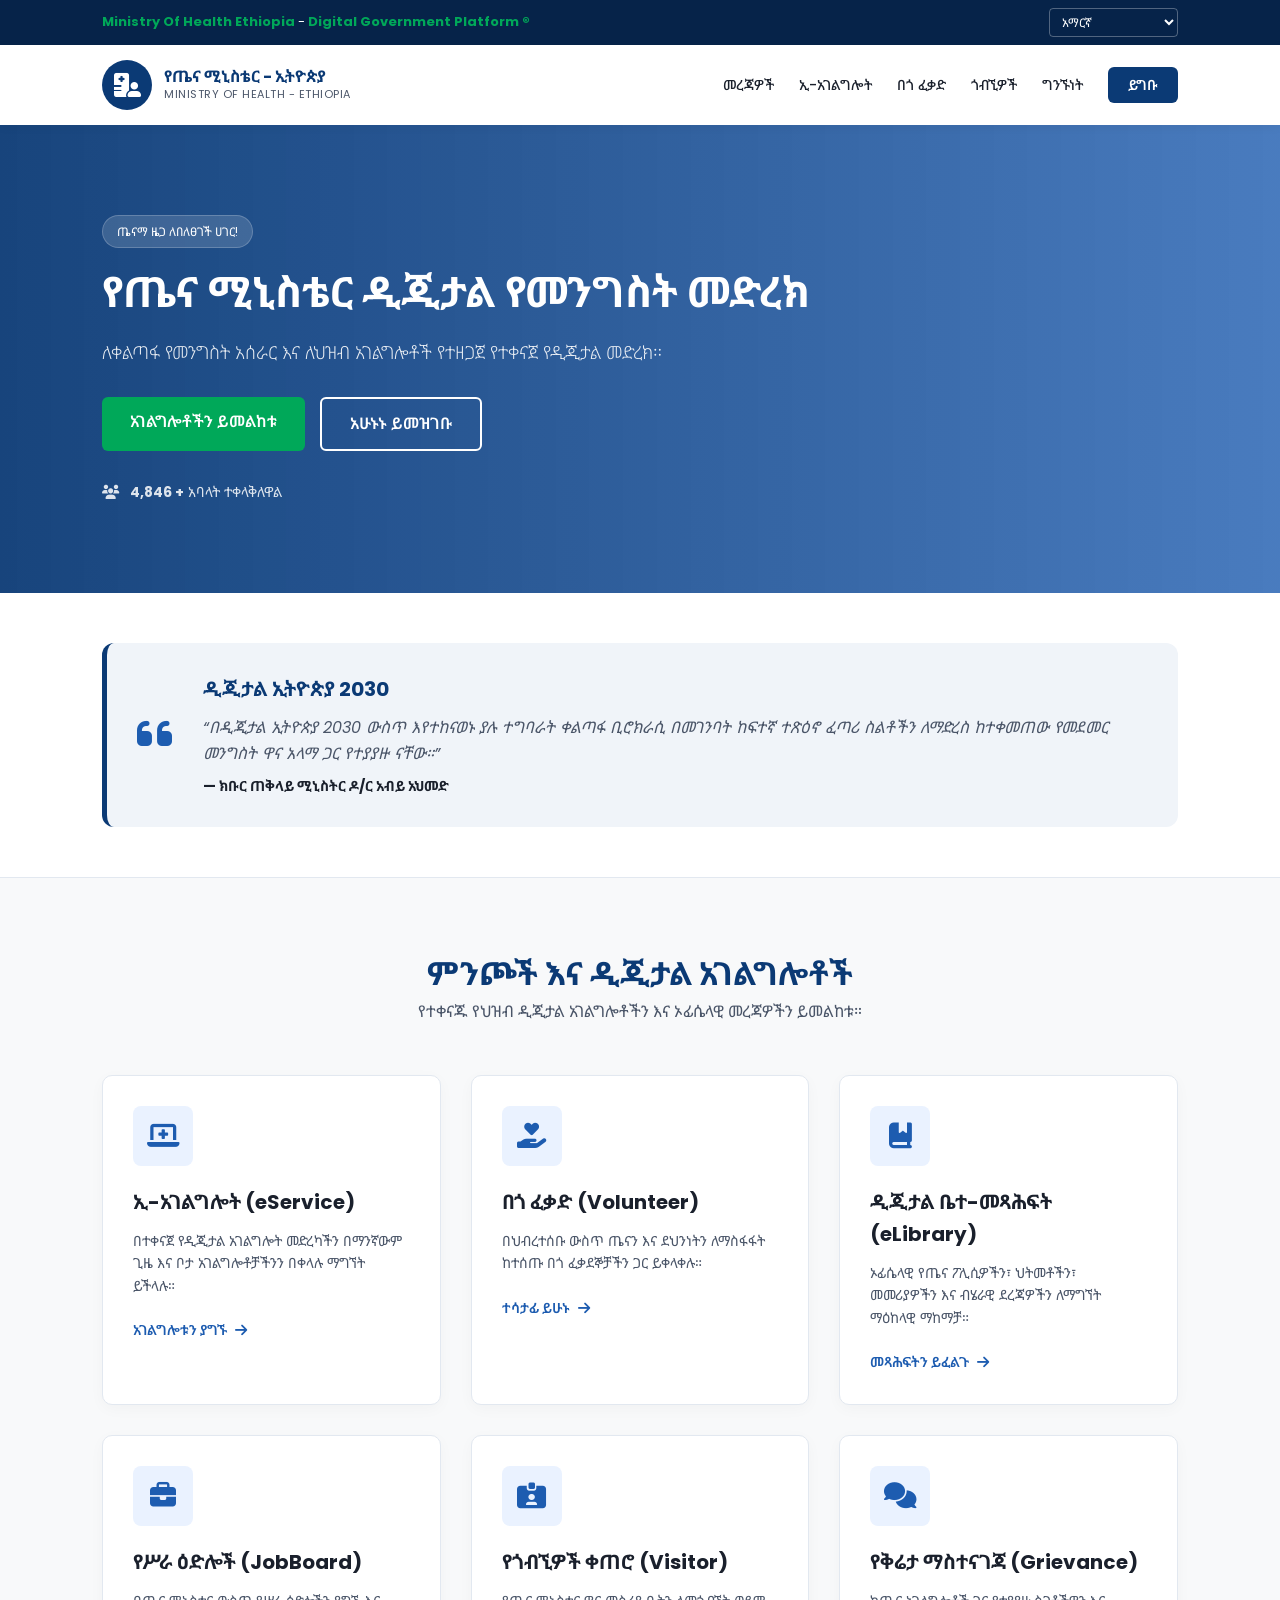
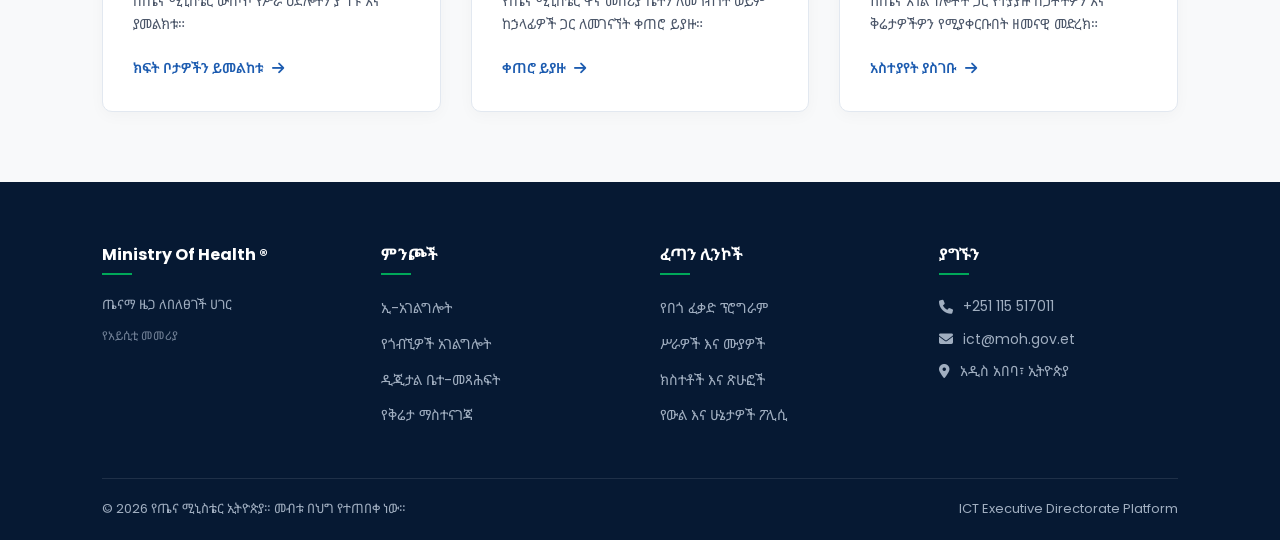
<file: index.html>
<!DOCTYPE html>
<html lang="am">
<head>
    <meta charset="UTF-8">
    <meta name="viewport" content="width=device-width, initial-scale=1.0">
    <title>Ministry Of Health Ethiopia - Digital Government Platform ®</title>
    <!-- Font Awesome Icons & Google Fonts -->
    <link rel="stylesheet" href="https://cdnjs.cloudflare.com/ajax/libs/font-awesome/6.4.0/css/all.min.css">
    <link href="https://fonts.googleapis.com/css2?family=Noto+Sans+Ethiopic:wght@400;600;700&family=Poppins:wght@300;400;600;700&display=swap" rel="stylesheet">
    
    <style>
        :root {
            --primary-blue: #0b3a75;
            --secondary-blue: #1d5cb0;
            --accent-green: #00a859;
            --light-bg: #f8f9fa;
            --dark-text: #1a202c;
            --gray-text: #4a5568;
            --border-color: #e2e8f0;
            --white: #ffffff;
        }

        * {
            margin: 0;
            padding: 0;
            box-sizing: border-box;
            font-family: 'Poppins', 'Noto Sans Ethiopic', sans-serif;
        }

        body {
            background-color: var(--light-bg);
            color: var(--dark-text);
            line-height: 1.6;
        }

        /* Top Announcement Bar */
        .announcement-bar {
            background-color: #062349;
            color: var(--white);
            padding: 8px 8%;
            font-size: 13px;
            display: flex;
            justify-content: space-between;
            align-items: center;
        }

        .announcement-text span {
            color: var(--accent-green);
            font-weight: bold;
        }

        .top-right-links {
            display: flex;
            align-items: center;
            gap: 15px;
        }

        .lang-select {
            background: transparent;
            color: var(--white);
            border: 1px solid rgba(255,255,255,0.3);
            border-radius: 4px;
            padding: 4px 8px;
            font-size: 12px;
            cursor: pointer;
        }

        .lang-select option {
            color: #333;
        }

        /* Main Navigation */
        header {
            background-color: var(--white);
            box-shadow: 0 2px 10px rgba(0,0,0,0.05);
            position: sticky;
            top: 0;
            z-index: 1000;
        }

        .nav-container {
            display: flex;
            justify-content: space-between;
            align-items: center;
            padding: 15px 8%;
        }

        .brand-logo {
            display: flex;
            align-items: center;
            gap: 12px;
            text-decoration: none;
        }

        .logo-emblem {
            width: 50px;
            height: 50px;
            background: var(--primary-blue);
            color: var(--white);
            border-radius: 50%;
            display: flex;
            align-items: center;
            justify-content: center;
            font-size: 24px;
        }

        .brand-text h2 {
            font-size: 16px;
            color: var(--primary-blue);
            font-weight: 700;
            line-height: 1.2;
        }

        .brand-text p {
            font-size: 11px;
            color: var(--gray-text);
            letter-spacing: 0.5px;
        }

        .nav-links {
            display: flex;
            list-style: none;
            gap: 25px;
            align-items: center;
        }

        .nav-links a {
            text-decoration: none;
            color: var(--dark-text);
            font-weight: 500;
            font-size: 14px;
            transition: color 0.3s;
        }

        .nav-links a:hover {
            color: var(--secondary-blue);
        }

        .btn-signin {
            background-color: var(--primary-blue);
            color: var(--white) !important;
            padding: 8px 20px;
            border-radius: 6px;
            font-weight: 600 !important;
            transition: background 0.3s !important;
        }

        .btn-signin:hover {
            background-color: var(--secondary-blue) !important;
        }

        /* Hero Banner Section */
        .hero {
            background: linear-gradient(90deg, rgba(11, 58, 117, 0.95) 0%, rgba(29, 92, 176, 0.8) 100%), 
                        url('https://images.unsplash.com/photo-1576091160399-112ba8d25d1d?auto=format&fit=crop&w=1600&q=80') center/cover;
            color: var(--white);
            padding: 90px 8%;
            text-align: left;
        }

        .hero-content {
            max-width: 750px;
        }

        .hero-badge {
            background: rgba(255,255,255,0.15);
            padding: 6px 14px;
            border-radius: 20px;
            font-size: 12px;
            display: inline-block;
            margin-bottom: 20px;
            border: 1px solid rgba(255,255,255,0.2);
        }

        .hero h1 {
            font-size: 42px;
            font-weight: 700;
            line-height: 1.2;
            margin-bottom: 20px;
        }

        .hero p {
            font-size: 18px;
            opacity: 0.9;
            margin-bottom: 30px;
            font-weight: 300;
        }

        .hero-action-btns {
            display: flex;
            gap: 15px;
            margin-bottom: 30px;
        }

        .btn-action-primary {
            background-color: var(--accent-green);
            color: var(--white);
            padding: 12px 28px;
            border-radius: 6px;
            text-decoration: none;
            font-weight: 600;
        }

        .btn-action-outline {
            border: 2px solid var(--white);
            color: var(--white);
            padding: 12px 28px;
            border-radius: 6px;
            text-decoration: none;
            font-weight: 600;
        }

        .hero-stats {
            display: flex;
            align-items: center;
            gap: 10px;
            font-size: 14px;
            opacity: 0.85;
        }

        /* Prime Minister Quote Section */
        .quote-section {
            background-color: var(--white);
            padding: 50px 8%;
            border-bottom: 1px solid var(--border-color);
        }

        .quote-container {
            display: flex;
            align-items: center;
            gap: 30px;
            background: #f0f4f9;
            padding: 30px;
            border-radius: 12px;
            border-left: 5px solid var(--primary-blue);
        }

        .quote-icon {
            font-size: 40px;
            color: var(--secondary-blue);
        }

        .quote-text h3 {
            font-size: 20px;
            color: var(--primary-blue);
            margin-bottom: 10px;
        }

        .quote-text blockquote {
            font-style: italic;
            color: var(--gray-text);
            margin-bottom: 8px;
        }

        .quote-author {
            font-weight: 700;
            color: var(--dark-text);
            font-size: 14px;
        }

        /* Services Grid Section */
        .services-section {
            padding: 70px 8%;
        }

        .section-header {
            text-align: center;
            margin-bottom: 50px;
        }

        .section-header h2 {
            font-size: 32px;
            color: var(--primary-blue);
            font-weight: 700;
        }

        .section-header p {
            color: var(--gray-text);
            font-size: 16px;
        }

        .grid-container {
            display: grid;
            grid-template-columns: repeat(auto-fit, minmax(320px, 1fr));
            gap: 30px;
        }

        .service-card {
            background: var(--white);
            border-radius: 10px;
            padding: 30px;
            box-shadow: 0 4px 15px rgba(0,0,0,0.03);
            border: 1px solid var(--border-color);
            transition: all 0.3s ease;
            position: relative;
            top: 0;
        }

        .service-card:hover {
            top: -5px;
            box-shadow: 0 10px 25px rgba(0,0,0,0.08);
            border-color: var(--secondary-blue);
        }

        .card-icon-wrapper {
            width: 60px;
            height: 60px;
            background: #eaf2ff;
            color: var(--secondary-blue);
            border-radius: 8px;
            display: flex;
            align-items: center;
            justify-content: center;
            font-size: 26px;
            margin-bottom: 20px;
        }

        .service-card h3 {
            font-size: 20px;
            color: var(--dark-text);
            margin-bottom: 12px;
        }

        .service-card p {
            color: var(--gray-text);
            font-size: 14px;
            margin-bottom: 20px;
            line-height: 1.6;
        }

        .card-link {
            color: var(--secondary-blue);
            text-decoration: none;
            font-weight: 600;
            font-size: 14px;
            display: inline-flex;
            align-items: center;
            gap: 8px;
        }

        /* Footer */
        footer {
            background-color: #061933;
            color: var(--white);
            padding: 60px 8% 20px;
        }

        .footer-grid {
            display: grid;
            grid-template-columns: repeat(auto-fit, minmax(220px, 1fr));
            gap: 40px;
            margin-bottom: 40px;
        }

        .footer-col h4 {
            font-size: 16px;
            margin-bottom: 20px;
            color: var(--white);
            position: relative;
            padding-bottom: 8px;
        }

        .footer-col h4::after {
            content: '';
            position: absolute;
            left: 0;
            bottom: 0;
            width: 30px;
            height: 2px;
            background-color: var(--accent-green);
        }

        .footer-col ul {
            list-style: none;
        }

        .footer-col ul li {
            margin-bottom: 10px;
        }

        .footer-col ul li a {
            color: #a0aec0;
            text-decoration: none;
            font-size: 14px;
            transition: color 0.3s;
        }

        .footer-col ul li a:hover {
            color: var(--white);
        }

        .contact-info p {
            color: #a0aec0;
            font-size: 14px;
            margin-bottom: 10px;
            display: flex;
            align-items: center;
            gap: 10px;
        }

        .footer-bottom {
            border-top: 1px solid rgba(255,255,255,0.1);
            padding-top: 20px;
            display: flex;
            justify-content: space-between;
            align-items: center;
            font-size: 13px;
            color: #a0aec0;
        }

        @media (max-width: 768px) {
            .nav-links { display: none; }
            .hero h1 { font-size: 28px; }
            .quote-container { flex-direction: column; }
            .announcement-bar { flex-direction: column; gap: 5px; text-align: center; }
            .footer-bottom { flex-direction: column; gap: 10px; text-align: center; }
        }
    </style>
</head>
<body>

    <!-- Top Announcement Bar -->
    <div class="announcement-bar">
        <div class="announcement-text">
            <span id="announcement-title">Ministry Of Health Ethiopia</span> - <span id="announcement-sub">Digital Government Platform ®</span>
        </div>
        <div class="top-right-links">
            <select class="lang-select" id="languageSelector" onchange="changeLanguage()">
                <option value="am" selected>አማርኛ</option>
                <option value="en">English</option>
                <option value="om">Afaan Oromoo</option>
            </select>
        </div>
    </div>

    <!-- Main Navigation Header -->
    <header>
        <div class="nav-container">
            <a href="#" class="brand-logo">
                <div class="logo-emblem">
                    <i class="fa-solid fa-hospital-user"></i>
                </div>
                <div class="brand-text">
                    <h2 id="logo-title">የጤና ሚኒስቴር - ኢትዮጵያ</h2>
                    <p id="logo-sub">MINISTRY OF HEALTH - ETHIOPIA</p>
                </div>
            </a>

            <ul class="nav-links">
                <li><a href="#" id="nav-resources">መረጃዎች</a></li>
                <li><a href="#" id="nav-services">ኢ-አገልግሎት</a></li>
                <li><a href="#" id="nav-volunteer">በጎ ፈቃድ</a></li>
                <li><a href="#" id="nav-visit">ጎብኚዎች</a></li>
                <li><a href="#" id="nav-contact">ግንኙነት</a></li>
                <li><a href="#" class="btn-signin" id="nav-signin">ይግቡ</a></li>
            </ul>
        </div>
    </header>

    <!-- Hero Section -->
    <section class="hero">
        <div class="hero-content">
            <div class="hero-badge" id="hero-badge">ጤናማ ዜጋ ለበለፀገች ሀገር!</div>
            <h1 id="hero-title">የጤና ሚኒስቴር ዲጂታል የመንግስት መድረክ</h1>
            <p id="hero-desc">ለቀልጣፋ የመንግስት አሰራር እና ለህዝብ አገልግሎቶች የተዘጋጀ የተቀናጀ የዲጂታል መድረክ።</p>
            
            <div class="hero-action-btns">
                <a href="#services" class="btn-action-primary" id="btn-explore">አገልግሎቶችን ይመልከቱ</a>
                <a href="#" class="btn-action-outline" id="btn-register">አሁኑኑ ይመዝገቡ</a>
            </div>

            <div class="hero-stats">
                <i class="fa-solid fa-users"></i>
                <span id="hero-stats-text"><strong>4,846 +</strong> አባላት ተቀላቅለዋል</span>
            </div>
        </div>
    </section>

    <!-- Quote Section (Digital Ethiopia 2030) -->
    <section class="quote-section">
        <div class="quote-container">
            <div class="quote-icon">
                <i class="fa-solid fa-quote-left"></i>
            </div>
            <div class="quote-text">
                <h3 id="quote-title">ዲጂታል ኢትዮጵያ 2030</h3>
                <blockquote id="quote-body">
                    “በዲጂታል ኢትዮጵያ 2030 ውስጥ እየተከናወኑ ያሉ ተግባራት ቀልጣፋ ቢሮክራሲ በመገንባት ከፍተኛ ተጽዕኖ ፈጣሪ ስልቶችን ለማድረስ ከተቀመጠው የመደመር መንግስት ዋና አላማ ጋር የተያያዙ ናቸው።”
                </blockquote>
                <div class="quote-author" id="quote-author">— ክቡር ጠቅላይ ሚኒስትር ዶ/ር አብይ አህመድ</div>
            </div>
        </div>
    </section>

    <!-- Services Grid Section -->
    <section class="services-section" id="services">
        <div class="section-header">
            <h2 id="services-title">ምንጮች እና ዲጂታል አገልግሎቶች</h2>
            <p id="services-sub">የተቀናጁ የህዝብ ዲጂታል አገልግሎቶችን እና ኦፊሴላዊ መረጃዎችን ይመልከቱ።</p>
        </div>

        <div class="grid-container">
            
            <!-- Card 1 -->
            <div class="service-card">
                <div class="card-icon-wrapper"><i class="fa-solid fa-laptop-medical"></i></div>
                <h3 id="card1-title">ኢ-አገልግሎት (eService)</h3>
                <p id="card1-desc">በተቀናጀ የዲጂታል አገልግሎት መድረካችን በማንኛውም ጊዜ እና ቦታ አገልግሎቶቻችንን በቀላሉ ማግኘት ይችላሉ።</p>
                <a href="#" class="card-link"><span id="card1-btn">አገልግሎቱን ያግኙ</span> <i class="fa-solid fa-arrow-right"></i></a>
            </div>

            <!-- Card 2 -->
            <div class="service-card">
                <div class="card-icon-wrapper"><i class="fa-solid fa-hand-holding-heart"></i></div>
                <h3 id="card2-title">በጎ ፈቃድ (Volunteer)</h3>
                <p id="card2-desc">በህብረተሰቡ ውስጥ ጤናን እና ደህንነትን ለማስፋፋት ከተሰጡ በጎ ፈቃደኞቻችን ጋር ይቀላቀሉ።</p>
                <a href="#" class="card-link"><span id="card2-btn">ተሳታፊ ይሁኑ</span> <i class="fa-solid fa-arrow-right"></i></a>
            </div>

            <!-- Card 3 -->
            <div class="service-card">
                <div class="card-icon-wrapper"><i class="fa-solid fa-book-bookmark"></i></div>
                <h3 id="card3-title">ዲጂታል ቤተ-መጻሕፍት (eLibrary)</h3>
                <p id="card3-desc">ኦፊሴላዊ የጤና ፖሊሲዎችን፣ ህትመቶችን፣ መመሪያዎችን እና ብሄራዊ ደረጃዎችን ለማግኘት ማዕከላዊ ማከማቻ።</p>
                <a href="#" class="card-link"><span id="card3-btn">መጻሕፍትን ይፈልጉ</span> <i class="fa-solid fa-arrow-right"></i></a>
            </div>

            <!-- Card 4 -->
            <div class="service-card">
                <div class="card-icon-wrapper"><i class="fa-solid fa-briefcase"></i></div>
                <h3 id="card4-title">የሥራ ዕድሎች (JobBoard)</h3>
                <p id="card4-desc">በጤና ሚኒስቴር ውስጥ የሥራ ዕድሎችን ያግኙ እና ያመልክቱ።</p>
                <a href="#" class="card-link"><span id="card4-btn">ክፍት ቦታዎችን ይመልከቱ</span> <i class="fa-solid fa-arrow-right"></i></a>
            </div>

            <!-- Card 5 -->
            <div class="service-card">
                <div class="card-icon-wrapper"><i class="fa-solid fa-id-card-clip"></i></div>
                <h3 id="card5-title">የጎብኚዎች ቀጠሮ (Visitor)</h3>
                <p id="card5-desc">የጤና ሚኒስቴር ዋና መስሪያ ቤትን ለመጎብኘት ወይም ከኃላፊዎች ጋር ለመገናኘት ቀጠሮ ይያዙ።</p>
                <a href="#" class="card-link"><span id="card5-btn">ቀጠሮ ይያዙ</span> <i class="fa-solid fa-arrow-right"></i></a>
            </div>

            <!-- Card 6 -->
            <div class="service-card">
                <div class="card-icon-wrapper"><i class="fa-solid fa-comments"></i></div>
                <h3 id="card6-title">የቅሬታ ማስተናገጃ (Grievance)</h3>
                <p id="card6-desc">ከጤና አገልግሎቶች ጋር የተያያዙ ስጋቶችዎን እና ቅሬታዎችዎን የሚያቀርቡበት ዘመናዊ መድረክ።</p>
                <a href="#" class="card-link"><span id="card6-btn">አስተያየት ያስገቡ</span> <i class="fa-solid fa-arrow-right"></i></a>
            </div>

        </div>
    </section>

    <!-- Footer -->
    <footer>
        <div class="footer-grid">
            <div class="footer-col">
                <h4>Ministry Of Health ®</h4>
                <p style="font-size: 13px; color: #a0aec0;" id="foot-slogan">ጤናማ ዜጋ ለበለፀገች ሀገር</p>
                <p style="font-size: 12px; color: #718096; margin-top: 10px;" id="foot-office">የአይሲቲ መመሪያ</p>
            </div>
            
            <div class="footer-col">
                <h4 id="foot-res-title">ምንጮች</h4>
                <ul>
                    <li><a href="#" id="f-link1">ኢ-አገልግሎት</a></li>
                    <li><a href="#" id="f-link2">የጎብኚዎች አገልግሎት</a></li>
                    <li><a href="#" id="f-link3">ዲጂታል ቤተ-መጻሕፍት</a></li>
                    <li><a href="#" id="f-link4">የቅሬታ ማስተናገጃ</a></li>
                </ul>
            </div>

            <div class="footer-col">
                <h4 id="foot-quick-title">ፈጣን ሊንኮች</h4>
                <ul>
                    <li><a href="#" id="f-link5">የበጎ ፈቃድ ፕሮግራም</a></li>
                    <li><a href="#" id="f-link6">ሥራዎች እና ሙያዎች</a></li>
                    <li><a href="#" id="f-link7">ክስተቶች እና ጽሁፎች</a></li>
                    <li><a href="#" id="f-link8">የውል እና ሁኔታዎች ፖሊሲ</a></li>
                </ul>
            </div>

            <div class="footer-col contact-info">
                <h4 id="foot-contact-title">ያግኙን</h4>
                <p><i class="fa-solid fa-phone"></i> +251 115 517011</p>
                <p><i class="fa-solid fa-envelope"></i> ict@moh.gov.et</p>
                <p><i class="fa-solid fa-location-dot"></i> <span id="foot-address">አዲስ አበባ፣ ኢትዮጵያ</span></p>
            </div>
        </div>

        <div class="footer-bottom">
            <div id="footer-copy">&copy; 2026 የጤና ሚኒስቴር ኢትዮጵያ። መብቱ በህግ የተጠበቀ ነው።</div>
            <div>ICT Executive Directorate Platform</div>
        </div>
    </footer>

    <!-- JavaScript for Dynamic Language Switching -->
    <script>
        const translations = {
            am: {
                announcementTitle: "የጤና ሚኒስቴር ኢትዮጵያ",
                announcementSub: "ዲጂታል የመንግስት መድረክ ®",
                logoTitle: "የጤና ሚኒስቴር - ኢትዮጵያ",
                logoSub: "MINISTRY OF HEALTH - ETHIOPIA",
                navResources: "መረጃዎች",
                navServices: "ኢ-አገልግሎት",
                navVolunteer: "በጎ ፈቃድ",
                navVisit: "ጎብኚዎች",
                navContact: "ግንኙነት",
                navSignin: "ይግቡ",
                heroBadge: "ጤናማ ዜጋ ለበለፀገች ሀገር!",
                heroTitle: "የጤና ሚኒስቴር ዲጂታል የመንግስት መድረክ",
                heroDesc: "ለቀልጣፋ የመንግስት አሰራር እና ለህዝብ አገልግሎቶች የተዘጋጀ የተቀናጀ የዲጂታል መድረክ።",
                btnExplore: "አገልግሎቶችን ይመልከቱ",
                btnRegister: "አሁኑኑ ይመዝገቡ",
                heroStatsText: "<strong>4,846 +</strong> አባላት ተቀላቅለዋል",
                quoteTitle: "ዲጂታል ኢትዮጵያ 2030",
                quoteBody: "“በዲጂታል ኢትዮጵያ 2030 ውስጥ እየተከናወኑ ያሉ ተግባራት ቀልጣፋ ቢሮክራሲ በመገንባት ከፍተኛ ተጽዕኖ ፈጣሪ ስልቶችን ለማድረስ ከተቀመጠው የመደመር መንግስት ዋና አላማ ጋር የተያያዙ ናቸው።”",
                quoteAuthor: "— ክቡር ጠቅላይ ሚኒስትር ዶ/ር አብይ አህመድ",
                servicesTitle: "ምንጮች እና ዲጂታል አገልግሎቶች",
                servicesSub: "የተቀናጁ የህዝብ ዲጂታል አገልግሎቶችን እና ኦፊሴላዊ መረጃዎችን ይመልከቱ።",
                card1Title: "ኢ-አገልግሎት (eService)",
                card1Desc: "በተቀናጀ የዲጂታል አገልግሎት መድረካችን በማንኛውም ጊዜ እና ቦታ አገልግሎቶቻችንን በቀላሉ ማግኘት ይችላሉ።",
                card1Btn: "አገልግሎቱን ያግኙ",
                card2Title: "በጎ ፈቃድ (Volunteer)",
                card2Desc: "በህብረተሰቡ ውስጥ ጤናን እና ደህንነትን ለማስፋፋት ከተሰጡ በጎ ፈቃደኞቻችን ጋር ይቀላቀሉ።",
                card2Btn: "ተሳታፊ ይሁኑ",
                card3Title: "ዲጂታል ቤተ-መጻሕፍት (eLibrary)",
                card3Desc: "ኦፊሴላዊ የጤና ፖሊሲዎችን፣ ህትመቶችን፣ መመሪያዎችን እና ብሄራዊ ደረጃዎችን ለማግኘት ማዕከላዊ ማከማቻ።",
                card3Btn: "መጻሕፍትን ይፈልጉ",
                card4Title: "የሥራ ዕድሎች (JobBoard)",
                card4Desc: "በጤና ሚኒስቴር ውስጥ የሥራ ዕድሎችን ያግኙ እና ያመልክቱ።",
                card4Btn: "ክፍት ቦታዎችን ይመልከቱ",
                card5Title: "የጎብኚዎች ቀጠሮ (Visitor)",
                card5Desc: "የጤና ሚኒስቴር ዋና መስሪያ ቤትን ለመጎብኘት ወይም ከኃላፊዎች ጋር ለመገናኘት ቀጠሮ ይያዙ።",
                card5Btn: "ቀጠሮ ይያዙ",
                card6Title: "የቅሬታ ማስተናገጃ (Grievance)",
                card6Desc: "ከጤና አገልግሎቶች ጋር የተያያዙ ስጋቶችዎን እና ቅሬታዎችዎን የሚያቀርቡበት ዘመናዊ መድረክ።",
                card6Btn: "አስተያየት ያስገቡ",
                footSlogan: "ጤናማ ዜጋ ለበለፀገች ሀገር",
                footOffice: "የአይሲቲ መመሪያ",
                footResTitle: "ምንጮች",
                fLink1: "ኢ-አገልግሎት",
                fLink2: "የጎብኚዎች አገልግሎት",
                fLink3: "ዲጂታል ቤተ-መጻሕፍት",
                fLink4: "የቅሬታ ማስተናገጃ",
                footQuickTitle: "ፈጣን ሊንኮች",
                fLink5: "የበጎ ፈቃድ ፕሮግራም",
                fLink6: "ሥራዎች እና ሙያዎች",
                fLink7: "ክስተቶች እና ጽሁፎች",
                fLink8: "የውል እና ሁኔታዎች ፖሊሲ",
                footContactTitle: "ያግኙን",
                footAddress: "አዲስ አበባ፣ ኢትዮጵያ",
                footerCopy: "&copy; 2026 የጤና ሚኒስቴር ኢትዮጵያ። መብቱ በህግ የተጠበቀ ነው።"
            },
            en: {
                announcementTitle: "Ministry Of Health Ethiopia",
                announcementSub: "Digital Government Platform ®",
                logoTitle: "Ministry Of Health - Ethiopia",
                logoSub: "MINISTRY OF HEALTH - ETHIOPIA",
                navResources: "Resources",
                navServices: "eServices",
                navVolunteer: "Volunteer",
                navVisit: "Visit Us",
                navContact: "Contact Us",
                navSignin: "Sign In",
                heroBadge: "Healthier Citizens For Prosperous Nation !",
                heroTitle: "Ministry Of Health Digital Government Platform",
                heroDesc: "A unified digital government platform for efficient government operations and public services.",
                btnExplore: "Explore Our Services",
                btnRegister: "Register Now",
                heroStatsText: "<strong>4,846 +</strong> Members Joined",
                quoteTitle: "Digital Ethiopia 2030",
                quoteBody: "“The activities underway within Digital Ethiopia 2030 are intrinsically linked to the Medemer government's overarching objective of delivering high-impact strategies via a lean and efficient bureaucracy.”",
                quoteAuthor: "— Honorable Prime Minister Dr. Abiy Ahmed",
                servicesTitle: "Resources & Digital Services",
                servicesSub: "Explore our integrated public digital services and official resources.",
                card1Title: "eService",
                card1Desc: "You can easily access our services anytime, anywhere using our integrated digital service platform.",
                card1Btn: "Access Platform",
                card2Title: "Volunteer",
                card2Desc: "Join our dedicated volunteers in promoting health and wellness across the community. Together, we can foster a healthier future.",
                card2Btn: "Join Program",
                card3Title: "eLibrary",
                card3Desc: "A centralized digital repository for accessing official health policies, publications, guidelines, and national standards.",
                card3Btn: "Explore Books",
                card4Title: "JobBoard",
                card4Desc: "Discover and apply for career opportunities within the Ministry of Health to contribute to enhancing healthcare services.",
                card4Btn: "View Openings",
                card5Title: "Visitor Appointment",
                card5Desc: "Make an appointment to visit the Ministry of Health headquarters or arrange meetings with ministry officials.",
                card5Btn: "Book Appointment",
                card6Title: "Grievance Service",
                card6Desc: "Grievance Redressing Service - Access a streamlined platform to voice your concerns and complaints related to services.",
                card6Btn: "Submit Feedback",
                footSlogan: "Health Citizens For Prosperous Nation",
                footOffice: "ICT Executive Office",
                footResTitle: "Resources",
                fLink1: "eService",
                fLink2: "Visitor Service",
                fLink3: "Digital Library",
                fLink4: "Grievance Redress",
                footQuickTitle: "Quick Links",
                fLink5: "Volunteer Program",
                fLink6: "Careers & Jobs",
                fLink7: "Events & Articles",
                fLink8: "Terms & Conditions Policy",
                footContactTitle: "Contact Us",
                footAddress: "Addis Ababa, Ethiopia",
                footerCopy: "&copy; 2026 Ministry Of Health Ethiopia. All rights reserved."
            },
            om: {
                announcementTitle: "Ministeera Fayyaa Itoophiyaa",
                announcementSub: "Madaala Mootummaa Dijiitaalaa ®",
                logoTitle: "Ministeera Fayyaa - Itoophiyaa",
                logoSub: "MINISTRY OF HEALTH - ETHIOPIA",
                navResources: "Qabeenya",
                navServices: "Tajaajila-e",
                navVolunteer: "Fedhiidhaan",
                navVisit: "Nu Daawwadhaa",
                navContact: "Nu Quunnamaa",
                navSignin: "Seenaa",
                heroBadge: "Lammii Fayyaa Qabu Biyya Badhaatuuf!",
                heroTitle: "Madaala Mootummaa Dijiitaalaa Ministeera Fayyaa",
                heroDesc: "Hoojii mootummaa si'aawaa fi tajaajila ummataaf madaala dijiitaalaa qindaa'e.",
                btnExplore: "Tajaajila Nuu Ilaalaa",
                btnRegister: "Amma Galmeeffamaa",
                heroStatsText: "<strong>4,846 +</strong> Miseensonni Makamaniiru",
                quoteTitle: "Itoophiyaa Dijiitaalaa 2030",
                quoteBody: "“Sochiiwwan Itoophiyaa Dijiitaalaa 2030 keessatti geggeeffamaa jiran kaayyoo guddaa mootummaa Medemer waliin qindaawanii jiru.”",
                quoteAuthor: "— Kabajamoo Muummicha Ministeeraa Dr. Abiy Ahimad",
                servicesTitle: "Qabeenya fi Tajaajila Dijiitaalaa",
                servicesSub: "Tajaajiloota dijiitaalaa uummataa qindaawaniifi odeeffannoowwan uummataa ilaalaa.",
                card1Title: "Tajaajila-e (eService)",
                card1Desc: "Platformii tajaajila dijiitaalaa keenyaatiin yeroo fi bakka kamittuu tajaajila keenya salphaatti argachuu dhesso.",
                card1Btn: "Tajaajila Argadhaa",
                card2Title: "Fedhiidhaan (Volunteer)",
                card2Desc: "Fayyaa fi nageenya hawaasa keessatti babal'isuuf fedhiidhaan namoota nu waliin hojjetንnitti makamaa.",
                card2Btn: "Hirmaataa Izaa",
                card3Title: "Mana Kitaabaa Dijiitaalaa (eLibrary)",
                card3Desc: "Imaammata fayyaa, maxxansawwan, qajeelfamoota fi standards argachuuf kuusaa giddugaleessaa.",
                card3Btn: "Kitaabota Barbaadaa",
                card4Title: "Carraa Hojii (JobBoard)",
                card4Desc: "Ministeera Fayyaa keessatti carraawwan hojii argadhaa fi iyyadhaa.",
                card4Btn: "Hojiiwwan Banamaa Ilaalaa",
                card5Title: "Beellama Daawwattootaa (Visitor)",
                card5Desc: "Waajjira muummee Ministeera Fayyaa daawwachuuf ykn qondaaltota waliin walጋ'uuf beellama qabadhaa.",
                card5Btn: "Beellama Qabadhaa",
                card6Title: "Tajaajila Komii (Grievance)",
                card6Desc: "Tajaajila komii hiikuu - Komii fi yaada keessan tajaajila fayyaa waliin walqabatu dhiyeessuuf.",
                card6Btn: "Yaada Dhiyeessaa",
                footSlogan: "Lammii Fayyaa Qabu Biyya Badhaatuuf",
                footOffice: "Waajjira Raawwachiisaa ICT",
                footResTitle: "Qabeenya",
                fLink1: "Tajaajila-e",
                fLink2: "Tajaajila Daawwattootaa",
                fLink3: "Mana Kitaabaa Dijiitaalaa",
                fLink4: "Tajaajila Komii",
                footQuickTitle: "Loomawwan Saffisaa",
                fLink5: "Sagantaa Fedhiidhaan",
                fLink6: "Hojii fi Ogummaa",
                fLink7: "Taateewwan fi Barruulee",
                fLink8: "Imaammata Haala fi Seeraa",
                footContactTitle: "Nu Quunnamaa",
                footAddress: "Finfinnee, Itoophiyaa",
                footerCopy: "&copy; 2026 Ministeera Fayyaa Itoophiyaa. Mirgi maxxansaa seeraan eegamaa ነው."
            }
        };

        function changeLanguage() {
            const selectedLang = document.getElementById('languageSelector').value;
            const langData = translations[selectedLang];

            // Map keys to element IDs
            const map = {
                'announcement-title': langData.announcementTitle,
                'announcement-sub': langData.announcementSub,
                'logo-title': langData.logoTitle,
                'logo-sub': langData.logoSub,
                'nav-resources': langData.navResources,
                'nav-services': langData.navServices,
                'nav-volunteer': langData.navVolunteer,
                'nav-visit': langData.navVisit,
                'nav-contact': langData.navContact,
                'nav-signin': langData.navSignin,
                'hero-badge': langData.heroBadge,
                'hero-title': langData.heroTitle,
                'hero-desc': langData.heroDesc,
                'btn-explore': langData.btnExplore,
                'btn-register': langData.btnRegister,
                'hero-stats-text': langData.heroStatsText,
                'quote-title': langData.quoteTitle,
                'quote-body': langData.quoteBody,
                'quote-author': langData.quoteAuthor,
                'services-title': langData.servicesTitle,
                'services-sub': langData.servicesSub,
                'card1-title': langData.card1Title,
                'card1-desc': langData.card1Desc,
                'card1-btn': langData.card1Btn,
                'card2-title': langData.card2Title,
                'card2-desc': langData.card2Desc,
                'card2-btn': langData.card2Btn,
                'card3-title': langData.card3Title,
                'card3-desc': langData.card3Desc,
                'card3-btn': langData.card3Btn,
                'card4-title': langData.card4Title,
                'card4-desc': langData.card4Desc,
                'card4-btn': langData.card4Btn,
                'card5-title': langData.card5Title,
                'card5-desc': langData.card5Desc,
                'card5-btn': langData.card5Btn,
                'card6-title': langData.card6Title,
                'card6-desc': langData.card6Desc,
                'card6-btn': langData.card6Btn,
                'foot-slogan': langData.footSlogan,
                'foot-office': langData.footOffice,
                'foot-res-title': langData.footResTitle,
                'f-link1': langData.fLink1,
                'f-link2': langData.fLink2,
                'f-link3': langData.fLink3,
                'f-link4': langData.fLink4,
                'foot-quick-title': langData.footQuickTitle,
                'f-link5': langData.fLink5,
                'f-link6': langData.fLink6,
                'f-link7': langData.fLink7,
                'f-link8': langData.fLink8,
                'foot-contact-title': langData.footContactTitle,
                'foot-address': langData.footAddress,
                'footer-copy': langData.footerCopy
            };

            for (let id in map) {
                const el = document.getElementById(id);
                if (el) {
                    el.innerHTML = map[id];
                }
            }
        }
    </script>
</body>
</html>
</file>
